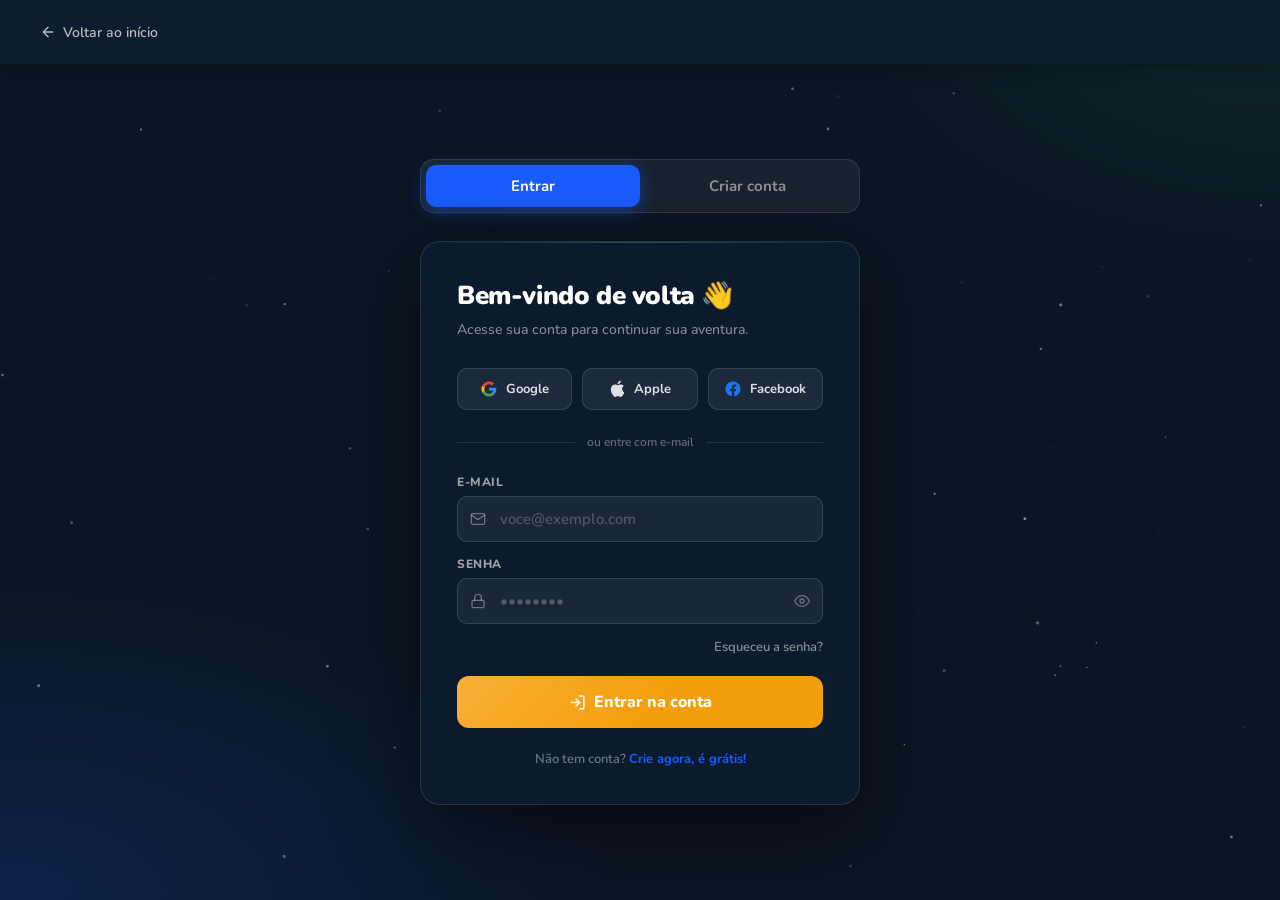
<file: Login.html>
<!DOCTYPE html>
<html lang="pt-BR">
<head>
  <meta charset="UTF-8" />
  <meta name="viewport" content="width=device-width, initial-scale=1.0" />
  <title>Trekko – Entrar ou Criar Conta</title>
  <link href="https://fonts.googleapis.com/css2?family=Nunito:wght@400;500;600;700;800;900&display=swap" rel="stylesheet" />
  <link rel="stylesheet" href="login.css">
</head>
<body>

<div class="page-bg"></div>
<canvas id="particles"></canvas>

<!-- NAVBAR -->
<nav>
  <a href="index.html" class="nav-back">
    <svg width="16" height="16" viewBox="0 0 24 24" fill="none" stroke="currentColor" stroke-width="2.2" stroke-linecap="round" stroke-linejoin="round"><path d="M19 12H5M12 5l-7 7 7 7"/></svg>
    Voltar ao início
  </a>
</nav>

<!-- MAIN -->
<main class="main">
  <div class="auth-card">

    <!-- TABS -->
    <div class="tabs">
      <button class="tab-btn active" id="tab-login" onclick="switchTab('login')">Entrar</button>
      <button class="tab-btn" id="tab-register" onclick="switchTab('register')">Criar conta</button>
    </div>

    <!-- CARD -->
    <div class="form-panel">

      <!-- ── LOGIN PANEL ── -->
      <div id="login-panel" class="panel-inner">
        <div class="panel-header">
          <div class="panel-title">Bem-vindo de volta 👋</div>
          <div class="panel-sub">Acesse sua conta para continuar sua aventura.</div>
        </div>

        <!-- Social -->
        <div class="social-row">
          <button class="social-btn" onclick="socialLogin('Google')">
            <svg viewBox="0 0 24 24" fill="none">
              <path d="M21.8 12.2c0-.7-.1-1.4-.2-2H12v3.8h5.5c-.2 1.2-.9 2.2-2 2.9v2.4h3.2c1.9-1.7 3-4.3 3-7.1z" fill="#4285F4"/>
              <path d="M12 22c2.7 0 5-0.9 6.7-2.4l-3.2-2.4c-.9.6-2 1-3.5 1-2.7 0-5-1.8-5.8-4.3H2.9v2.5C4.6 19.8 8 22 12 22z" fill="#34A853"/>
              <path d="M6.2 13.9c-.2-.6-.3-1.3-.3-1.9s.1-1.3.3-1.9V7.6H2.9C2.3 8.9 2 10.4 2 12s.3 3.1.9 4.4l3.3-2.5z" fill="#FBBC05"/>
              <path d="M12 5.8c1.5 0 2.9.5 3.9 1.5l2.9-2.9C17 2.8 14.7 2 12 2 8 2 4.6 4.2 2.9 7.6l3.3 2.5C7 7.6 9.3 5.8 12 5.8z" fill="#EA4335"/>
            </svg>
            Google
          </button>
          <button class="social-btn" onclick="socialLogin('Apple')">
            <svg viewBox="0 0 24 24" fill="currentColor">
              <path d="M18.7 12.4c0-2.8 2.3-4.2 2.4-4.3-1.3-1.9-3.3-2.1-4-2.2-1.7-.2-3.3 1-4.2 1-.9 0-2.2-1-3.6-.9-1.9 0-3.6 1.1-4.5 2.7-2 3.3-.5 8.3 1.4 11 .9 1.3 2 2.8 3.4 2.8 1.4-.1 1.9-.9 3.6-.9 1.7 0 2.2.9 3.6.9 1.5 0 2.4-1.3 3.3-2.6.7-1 1.3-2.1 1.6-3.3-1.7-.7-2.6-2.5-2.6-4.2z"/>
              <path d="M16 4.1c.8-1 1.3-2.3 1.2-3.6-1.1.1-2.5.8-3.3 1.7-.7.8-1.3 2.1-1.1 3.3 1.2.1 2.4-.5 3.2-1.4z"/>
            </svg>
            Apple
          </button>
          <button class="social-btn" onclick="socialLogin('Facebook')">
            <svg viewBox="0 0 24 24" fill="#1877F2">
              <path d="M22 12c0-5.5-4.5-10-10-10S2 6.5 2 12c0 5 3.7 9.1 8.4 9.9v-7H7.9V12h2.5V9.8c0-2.5 1.5-3.9 3.8-3.9 1.1 0 2.2.2 2.2.2v2.5h-1.3c-1.2 0-1.6.8-1.6 1.6V12h2.8l-.4 2.9h-2.3v7C18.3 21.1 22 17 22 12z"/>
            </svg>
            Facebook
          </button>
        </div>

        <div class="divider"><span>ou entre com e-mail</span></div>

        <div class="field-group">
          <div class="field">
            <label>E-mail</label>
            <div class="field-inner">
              <input type="email" id="login-email" placeholder="voce@exemplo.com" oninput="clearError(this)" />
              <span class="field-icon">
                <svg width="16" height="16" viewBox="0 0 24 24" fill="none" stroke="currentColor" stroke-width="2" stroke-linecap="round" stroke-linejoin="round"><path d="M4 4h16c1.1 0 2 .9 2 2v12c0 1.1-.9 2-2 2H4c-1.1 0-2-.9-2-2V6c0-1.1.9-2 2-2z"/><polyline points="22,6 12,13 2,6"/></svg>
              </span>
            </div>
            <span class="error-msg" id="login-email-err">Por favor, insira um e-mail válido.</span>
          </div>

          <div class="field">
            <label>Senha</label>
            <div class="field-inner">
              <input type="password" id="login-password" placeholder="••••••••" oninput="clearError(this)" onkeydown="if(event.key==='Enter')submitLogin()" />
              <span class="field-icon">
                <svg width="16" height="16" viewBox="0 0 24 24" fill="none" stroke="currentColor" stroke-width="2" stroke-linecap="round" stroke-linejoin="round"><rect x="3" y="11" width="18" height="11" rx="2" ry="2"/><path d="M7 11V7a5 5 0 0 1 10 0v4"/></svg>
              </span>
              <button class="eye-toggle" type="button" onclick="toggleEye('login-password', this)" title="Mostrar senha">
                <svg id="eye-login" width="16" height="16" viewBox="0 0 24 24" fill="none" stroke="currentColor" stroke-width="2" stroke-linecap="round" stroke-linejoin="round"><path d="M1 12s4-8 11-8 11 8 11 8-4 8-11 8-11-8-11-8z"/><circle cx="12" cy="12" r="3"/></svg>
              </button>
            </div>
            <span class="error-msg" id="login-pass-err">Senha incorreta. Tente novamente.</span>
          </div>
        </div>

        <div class="forgot-row">
          <a href="#" class="forgot-link" onclick="handleForgot(event)">Esqueceu a senha?</a>
        </div>

        <button class="btn-submit" id="btn-login" onclick="submitLogin()">
          <span class="btn-text" style="display:flex;align-items:center;gap:8px;">
            <svg width="17" height="17" viewBox="0 0 24 24" fill="none" stroke="white" stroke-width="2.2" stroke-linecap="round" stroke-linejoin="round"><path d="M15 3h4a2 2 0 0 1 2 2v14a2 2 0 0 1-2 2h-4"/><polyline points="10 17 15 12 10 7"/><line x1="15" y1="12" x2="3" y2="12"/></svg>
            Entrar na conta
          </span>
          <div class="spinner"></div>
        </button>

        <div class="auth-footer">
          Não tem conta? <a href="#" onclick="switchTab('register')">Crie agora, é grátis!</a>
        </div>
      </div>

      <!-- ── REGISTER PANEL ── -->
      <div id="register-panel" class="panel-inner" style="display:none;">
        <div class="panel-header">
          <div class="panel-title">Comece sua aventura ✈️</div>
          <div class="panel-sub">Crie sua conta gratuita e planeje sua próxima viagem.</div>
        </div>

        <!-- Social -->
        <div class="social-row">
          <button class="social-btn" onclick="socialLogin('Google')">
            <svg viewBox="0 0 24 24" fill="none">
              <path d="M21.8 12.2c0-.7-.1-1.4-.2-2H12v3.8h5.5c-.2 1.2-.9 2.2-2 2.9v2.4h3.2c1.9-1.7 3-4.3 3-7.1z" fill="#4285F4"/>
              <path d="M12 22c2.7 0 5-0.9 6.7-2.4l-3.2-2.4c-.9.6-2 1-3.5 1-2.7 0-5-1.8-5.8-4.3H2.9v2.5C4.6 19.8 8 22 12 22z" fill="#34A853"/>
              <path d="M6.2 13.9c-.2-.6-.3-1.3-.3-1.9s.1-1.3.3-1.9V7.6H2.9C2.3 8.9 2 10.4 2 12s.3 3.1.9 4.4l3.3-2.5z" fill="#FBBC05"/>
              <path d="M12 5.8c1.5 0 2.9.5 3.9 1.5l2.9-2.9C17 2.8 14.7 2 12 2 8 2 4.6 4.2 2.9 7.6l3.3 2.5C7 7.6 9.3 5.8 12 5.8z" fill="#EA4335"/>
            </svg>
            Google
          </button>
          <button class="social-btn" onclick="socialLogin('Apple')">
            <svg viewBox="0 0 24 24" fill="currentColor">
              <path d="M18.7 12.4c0-2.8 2.3-4.2 2.4-4.3-1.3-1.9-3.3-2.1-4-2.2-1.7-.2-3.3 1-4.2 1-.9 0-2.2-1-3.6-.9-1.9 0-3.6 1.1-4.5 2.7-2 3.3-.5 8.3 1.4 11 .9 1.3 2 2.8 3.4 2.8 1.4-.1 1.9-.9 3.6-.9 1.7 0 2.2.9 3.6.9 1.5 0 2.4-1.3 3.3-2.6.7-1 1.3-2.1 1.6-3.3-1.7-.7-2.6-2.5-2.6-4.2z"/>
              <path d="M16 4.1c.8-1 1.3-2.3 1.2-3.6-1.1.1-2.5.8-3.3 1.7-.7.8-1.3 2.1-1.1 3.3 1.2.1 2.4-.5 3.2-1.4z"/>
            </svg>
            Apple
          </button>
          <button class="social-btn" onclick="socialLogin('Facebook')">
            <svg viewBox="0 0 24 24" fill="#1877F2">
              <path d="M22 12c0-5.5-4.5-10-10-10S2 6.5 2 12c0 5 3.7 9.1 8.4 9.9v-7H7.9V12h2.5V9.8c0-2.5 1.5-3.9 3.8-3.9 1.1 0 2.2.2 2.2.2v2.5h-1.3c-1.2 0-1.6.8-1.6 1.6V12h2.8l-.4 2.9h-2.3v7C18.3 21.1 22 17 22 12z"/>
            </svg>
            Facebook
          </button>
        </div>

        <div class="divider"><span>ou preencha o formulário</span></div>

        <div class="field-group">
          <!-- Name row -->
          <div style="display:flex;gap:12px;">
            <div class="field" style="flex:1;">
              <label>Nome</label>
              <div class="field-inner">
                <input type="text" id="reg-fname" placeholder="Ex: João" oninput="clearError(this)" />
                <span class="field-icon">
                  <svg width="15" height="15" viewBox="0 0 24 24" fill="none" stroke="currentColor" stroke-width="2" stroke-linecap="round" stroke-linejoin="round"><path d="M20 21v-2a4 4 0 0 0-4-4H8a4 4 0 0 0-4 4v2"/><circle cx="12" cy="7" r="4"/></svg>
                </span>
              </div>
              <span class="error-msg" id="reg-fname-err">Campo obrigatório.</span>
            </div>
            <div class="field" style="flex:1;">
              <label>Sobrenome</label>
              <div class="field-inner">
                <input type="text" id="reg-lname" placeholder="Ex: Silva" oninput="clearError(this)" />
                <span class="field-icon">
                  <svg width="15" height="15" viewBox="0 0 24 24" fill="none" stroke="currentColor" stroke-width="2" stroke-linecap="round" stroke-linejoin="round"><path d="M20 21v-2a4 4 0 0 0-4-4H8a4 4 0 0 0-4 4v2"/><circle cx="12" cy="7" r="4"/></svg>
                </span>
              </div>
              <span class="error-msg" id="reg-lname-err">Campo obrigatório.</span>
            </div>
          </div>

          <div class="field">
            <label>E-mail</label>
            <div class="field-inner">
              <input type="email" id="reg-email" placeholder="voce@exemplo.com" oninput="clearError(this)" />
              <span class="field-icon">
                <svg width="16" height="16" viewBox="0 0 24 24" fill="none" stroke="currentColor" stroke-width="2" stroke-linecap="round" stroke-linejoin="round"><path d="M4 4h16c1.1 0 2 .9 2 2v12c0 1.1-.9 2-2 2H4c-1.1 0-2-.9-2-2V6c0-1.1.9-2 2-2z"/><polyline points="22,6 12,13 2,6"/></svg>
              </span>
            </div>
            <span class="error-msg" id="reg-email-err">Por favor, insira um e-mail válido.</span>
          </div>

          <div class="field">
            <label>Senha</label>
            <div class="field-inner">
              <input type="password" id="reg-password" placeholder="Mínimo 8 caracteres" oninput="clearError(this);checkStrength(this.value)" />
              <span class="field-icon">
                <svg width="16" height="16" viewBox="0 0 24 24" fill="none" stroke="currentColor" stroke-width="2" stroke-linecap="round" stroke-linejoin="round"><rect x="3" y="11" width="18" height="11" rx="2" ry="2"/><path d="M7 11V7a5 5 0 0 1 10 0v4"/></svg>
              </span>
              <button class="eye-toggle" type="button" onclick="toggleEye('reg-password', this)" title="Mostrar senha">
                <svg id="eye-reg" width="16" height="16" viewBox="0 0 24 24" fill="none" stroke="currentColor" stroke-width="2" stroke-linecap="round" stroke-linejoin="round"><path d="M1 12s4-8 11-8 11 8 11 8-4 8-11 8-11-8-11-8z"/><circle cx="12" cy="12" r="3"/></svg>
              </button>
            </div>
            <span class="error-msg" id="reg-pass-err">A senha deve ter pelo menos 8 caracteres.</span>
            <div class="strength-wrap" id="strength-wrap" style="display:none;">
              <div class="strength-bars">
                <div class="strength-bar" id="s1"></div>
                <div class="strength-bar" id="s2"></div>
                <div class="strength-bar" id="s3"></div>
                <div class="strength-bar" id="s4"></div>
              </div>
              <span class="strength-label" id="strength-label"></span>
            </div>
          </div>
        </div>

        <div class="check-row">
          <input type="checkbox" id="reg-terms" />
          <label for="reg-terms">
            Concordo com os <a href="#">Termos de Uso</a> e a <a href="#">Política de Privacidade</a> do Trekko.
          </label>
        </div>

        <button class="btn-submit" id="btn-register" onclick="submitRegister()">
          <span class="btn-text" style="display:flex;align-items:center;gap:8px;">
            <svg width="17" height="17" viewBox="0 0 24 24" fill="none" stroke="white" stroke-width="2.2" stroke-linecap="round" stroke-linejoin="round"><path d="M16 21v-2a4 4 0 0 0-4-4H5a4 4 0 0 0-4 4v2"/><circle cx="8.5" cy="7" r="4"/><line x1="20" y1="8" x2="20" y2="14"/><line x1="23" y1="11" x2="17" y2="11"/></svg>
            Criar minha conta
          </span>
          <div class="spinner"></div>
        </button>

        <div class="auth-footer">
          Já tem conta? <a href="#" onclick="switchTab('login')">Entrar agora</a>
        </div>

        <!-- Success state -->
        <div class="success-panel" id="success-panel">
          <div class="success-icon">🎉</div>
          <div class="success-title">Conta criada!</div>
          <div class="success-sub">Bem-vindo ao Trekko! Sua próxima aventura começa agora.</div>
          <button class="btn-submit" style="margin-bottom:0;width:auto;padding:13px 32px;" onclick="switchTab('login')">
            <span>Entrar na conta</span>
          </button>
        </div>
      </div>

    </div><!-- /form-panel -->
  </div><!-- /auth-card -->
</main>
<script src="./login.js"></script>
</body>
</html>
</file>
<file: login.css>
*, *::before, *::after { box-sizing: border-box; margin: 0; padding: 0; }

    :root {
      --navy:   #0e1c2f;
      --blue:   #1a5cff;
      --green:  #22c55e;
      --orange: #f59e0b;
      --white:  #ffffff;
      --gray:   #8fa3b8;
    }

    html { scroll-behavior: smooth; }

    body {
      font-family: 'Nunito', sans-serif;
      background: #0b1623;
      color: var(--white);
      min-height: 100vh;
      display: flex;
      flex-direction: column;
      overflow-x: hidden;
    }

    /* ── NAVBAR ── */
    nav {
      position: sticky;
      top: 0;
      z-index: 100;
      display: flex;
      align-items: center;
      justify-content: space-between;
      padding: 0 40px;
      height: 64px;
      background: var(--navy);
      box-shadow: 0 2px 20px rgba(0,0,0,.3);
    }

    .logo { display: flex; align-items: center; gap: 10px; text-decoration: none; }
    .logo-icon {
      width: 40px; height: 40px; border-radius: 50%;
      background: var(--blue);
      display: flex; align-items: center; justify-content: center;
      font-size: 20px;
    }
    .logo-text { font-size: 22px; font-weight: 900; color: white; letter-spacing: -0.5px; }

    .nav-back {
      display: flex; align-items: center; gap: 7px;
      text-decoration: none; color: rgba(255,255,255,.7);
      font-size: 14px; font-weight: 600;
      transition: color .15s;
    }
    .nav-back:hover { color: white; }

    /* ── BACKGROUND ── */
    .page-bg {
      position: fixed; inset: 0; z-index: 0;
      background:
        radial-gradient(ellipse 80% 60% at 0% 100%, rgba(26,92,255,.18) 0%, transparent 60%),
        radial-gradient(ellipse 60% 50% at 100% 0%, rgba(34,197,94,.1) 0%, transparent 55%),
        #0b1623;
    }

    /* ── PARTICLES ── */
    #particles {
      position: fixed; inset: 0; z-index: 1;
      pointer-events: none;
    }

    /* ── MAIN LAYOUT ── */
    .main {
      position: relative; z-index: 2;
      flex: 1;
      display: flex;
      align-items: center;
      justify-content: center;
      padding: 48px 24px;
    }

    /* ── AUTH CARD ── */
    .auth-card {
      width: 100%;
      max-width: 440px;
      opacity: 0;
      transform: translateY(28px);
      animation: fadeUp .7s cubic-bezier(.22,1,.36,1) .1s forwards;
    }

    @keyframes fadeUp { to { opacity:1; transform: translateY(0); } }

    /* ── TABS ── */
    .tabs {
      display: flex;
      background: rgba(255,255,255,.06);
      border: 1px solid rgba(255,255,255,.1);
      border-radius: 14px;
      padding: 5px;
      margin-bottom: 28px;
    }

    .tab-btn {
      flex: 1;
      background: transparent;
      border: none;
      border-radius: 10px;
      color: rgba(255,255,255,.5);
      font-family: 'Nunito', sans-serif;
      font-size: 15px;
      font-weight: 700;
      padding: 11px;
      cursor: pointer;
      transition: background .2s, color .2s, box-shadow .2s;
    }
    .tab-btn.active {
      background: var(--blue);
      color: white;
      box-shadow: 0 4px 18px rgba(26,92,255,.45);
    }

    /* ── FORM PANEL ── */
    .form-panel {
      background: rgba(14,28,47,.85);
      backdrop-filter: blur(28px);
      border: 1px solid rgba(255,255,255,.1);
      border-radius: 20px;
      padding: 36px;
      box-shadow: 0 24px 80px rgba(0,0,0,.5);
      position: relative;
      overflow: hidden;
    }

    /* subtle top shine */
    .form-panel::before {
      content: '';
      position: absolute;
      top: 0; left: 0; right: 0;
      height: 1px;
      background: linear-gradient(90deg, transparent, rgba(255,255,255,.2), transparent);
    }

    /* ── PANEL HEADER ── */
    .panel-header { margin-bottom: 28px; }
    .panel-title {
      font-size: 26px; font-weight: 900;
      color: white; letter-spacing: -.4px;
      margin-bottom: 6px;
    }
    .panel-sub {
      font-size: 14px; font-weight: 500;
      color: rgba(255,255,255,.5);
      line-height: 1.5;
    }

    /* ── SOCIAL BTNS ── */
    .social-row {
      display: flex; gap: 10px;
      margin-bottom: 24px;
    }

    .social-btn {
      flex: 1;
      display: flex; align-items: center; justify-content: center; gap: 8px;
      background: rgba(255,255,255,.07);
      border: 1px solid rgba(255,255,255,.12);
      border-radius: 10px;
      color: rgba(255,255,255,.85);
      font-family: 'Nunito', sans-serif;
      font-size: 13px; font-weight: 700;
      padding: 11px;
      cursor: pointer;
      transition: background .15s, border-color .15s, transform .15s;
    }
    .social-btn:hover {
      background: rgba(255,255,255,.13);
      border-color: rgba(255,255,255,.22);
      transform: translateY(-2px);
    }
    .social-btn svg { width: 18px; height: 18px; }

    /* ── DIVIDER ── */
    .divider {
      display: flex; align-items: center; gap: 12px;
      margin-bottom: 24px;
    }
    .divider::before, .divider::after {
      content: ''; flex: 1;
      height: 1px;
      background: rgba(255,255,255,.1);
    }
    .divider span {
      font-size: 12px; font-weight: 600;
      color: rgba(255,255,255,.35);
      white-space: nowrap;
    }

    /* ── FIELDS ── */
    .field-group { display: flex; flex-direction: column; gap: 14px; margin-bottom: 20px; }

    .field { display: flex; flex-direction: column; gap: 6px; }

    .field label {
      font-size: 12px; font-weight: 800;
      color: rgba(255,255,255,.6);
      letter-spacing: .5px;
      text-transform: uppercase;
    }

    .field-inner { position: relative; }

    .field-inner input {
      width: 100%;
      background: rgba(255,255,255,.06);
      border: 1.5px solid rgba(255,255,255,.12);
      border-radius: 10px;
      padding: 12px 14px 12px 42px;
      font-size: 15px; font-weight: 600;
      font-family: 'Nunito', sans-serif;
      color: white;
      outline: none;
      transition: border-color .2s, background .2s, box-shadow .2s;
    }
    .field-inner input::placeholder { color: rgba(255,255,255,.25); font-weight: 500; }
    .field-inner input:focus {
      border-color: var(--blue);
      background: rgba(26,92,255,.08);
      box-shadow: 0 0 0 3px rgba(26,92,255,.18);
    }
    .field-inner input.error {
      border-color: #ef4444;
      box-shadow: 0 0 0 3px rgba(239,68,68,.15);
    }

    .field-icon {
      position: absolute;
      left: 13px; top: 50%;
      transform: translateY(-50%);
      color: rgba(255,255,255,.35);
      pointer-events: none;
      display: flex;
    }

    .field-inner input:focus ~ .field-icon { color: var(--blue); }

    /* Eye toggle */
    .eye-toggle {
      position: absolute;
      right: 13px; top: 50%;
      transform: translateY(-50%);
      background: transparent; border: none;
      color: rgba(255,255,255,.35);
      cursor: pointer;
      display: flex; align-items: center;
      transition: color .15s;
    }
    .eye-toggle:hover { color: rgba(255,255,255,.7); }

    /* Error msg */
    .error-msg {
      font-size: 12px; font-weight: 600;
      color: #ef4444;
      display: none;
    }
    .error-msg.show { display: block; }

    /* ── PASSWORD STRENGTH ── */
    .strength-wrap {
      display: flex; flex-direction: column; gap: 5px;
      margin-top: 2px;
    }
    .strength-bars {
      display: flex; gap: 4px;
    }
    .strength-bar {
      flex: 1; height: 3px; border-radius: 3px;
      background: rgba(255,255,255,.1);
      transition: background .3s;
    }
    .strength-bar.filled-weak   { background: #ef4444; }
    .strength-bar.filled-fair   { background: var(--orange); }
    .strength-bar.filled-good   { background: #84cc16; }
    .strength-bar.filled-strong { background: var(--green); }

    .strength-label {
      font-size: 11px; font-weight: 700;
      color: rgba(255,255,255,.4);
      transition: color .3s;
    }

    /* ── CHECKBOX ── */
    .check-row {
      display: flex; align-items: flex-start; gap: 10px;
      margin-bottom: 22px;
    }
    .check-row input[type="checkbox"] {
      width: 17px; height: 17px;
      accent-color: var(--blue);
      cursor: pointer;
      margin-top: 2px; flex-shrink: 0;
    }
    .check-row label {
      font-size: 13px; font-weight: 500;
      color: rgba(255,255,255,.55);
      cursor: pointer;
      line-height: 1.5;
    }
    .check-row a { color: rgba(255,255,255,.8); text-decoration: underline; }
    .check-row a:hover { color: white; }

    /* ── FORGOT LINK ── */
    .forgot-row {
      display: flex; justify-content: flex-end;
      margin-top: -6px; margin-bottom: 20px;
    }
    .forgot-link {
      font-size: 13px; font-weight: 600;
      color: rgba(255,255,255,.5);
      text-decoration: none;
      transition: color .15s;
    }
    .forgot-link:hover { color: var(--blue); }

    /* ── SUBMIT ── */
    .btn-submit {
      width: 100%;
      background: var(--orange);
      border: none; border-radius: 12px;
      color: white;
      font-family: 'Nunito', sans-serif;
      font-size: 16px; font-weight: 800;
      padding: 15px;
      cursor: pointer;
      display: flex; align-items: center; justify-content: center; gap: 8px;
      position: relative; overflow: hidden;
      transition: filter .15s, transform .15s, box-shadow .15s;
      margin-bottom: 22px;
    }
    .btn-submit::after {
      content: '';
      position: absolute; inset: 0;
      background: linear-gradient(135deg, rgba(255,255,255,.18) 0%, transparent 55%);
      pointer-events: none;
    }
    .btn-submit:hover {
      filter: brightness(1.08);
      transform: translateY(-2px);
      box-shadow: 0 10px 30px rgba(245,158,11,.45);
    }
    .btn-submit:active { transform: translateY(0); }
    .btn-submit.loading .btn-text { opacity: 0; }
    .btn-submit .spinner {
      display: none; position: absolute;
      width: 22px; height: 22px;
      border: 2.5px solid rgba(255,255,255,.35);
      border-top-color: white;
      border-radius: 50%;
      animation: spin .65s linear infinite;
    }
    .btn-submit.loading .spinner { display: block; }
    @keyframes spin { to { transform: rotate(360deg); } }

    /* ── FOOTER TEXT ── */
    .auth-footer {
      text-align: center;
      font-size: 13px; font-weight: 600;
      color: rgba(255,255,255,.4);
    }
    .auth-footer a {
      color: var(--blue); text-decoration: none;
      font-weight: 700;
      transition: color .15s;
    }
    .auth-footer a:hover { color: #5584ff; }

    /* ── PANELS TRANSITION ── */
    .panel-inner { transition: opacity .25s, transform .25s; }
    .panel-inner.exit { opacity: 0; transform: translateX(-18px); }
    .panel-inner.enter { animation: slideIn .3s cubic-bezier(.22,1,.36,1) forwards; }
    @keyframes slideIn { from { opacity:0; transform: translateX(18px); } to { opacity:1; transform: translateX(0); } }

    /* ── SUCCESS STATE ── */
    .success-panel {
      display: none;
      flex-direction: column;
      align-items: center;
      text-align: center;
      padding: 20px 0;
      gap: 16px;
    }
    .success-panel.show { display: flex; animation: fadeUp .5s ease forwards; }
    .success-icon {
      width: 64px; height: 64px;
      border-radius: 50%;
      background: rgba(34,197,94,.15);
      border: 2px solid var(--green);
      display: flex; align-items: center; justify-content: center;
      font-size: 28px;
      animation: pop .4s cubic-bezier(.22,1,.36,1) forwards;
    }
    @keyframes pop { from { transform: scale(.5); opacity:0; } to { transform: scale(1); opacity:1; } }
    .success-title { font-size: 22px; font-weight: 900; color: white; }
    .success-sub { font-size: 14px; font-weight: 500; color: rgba(255,255,255,.5); line-height: 1.6; }

    /* ── RESPONSIVE ── */
    @media (max-width: 480px) {
      nav { padding: 0 20px; }
      .form-panel { padding: 26px 22px; }
      .main { padding: 28px 16px; }
    }
</file>
